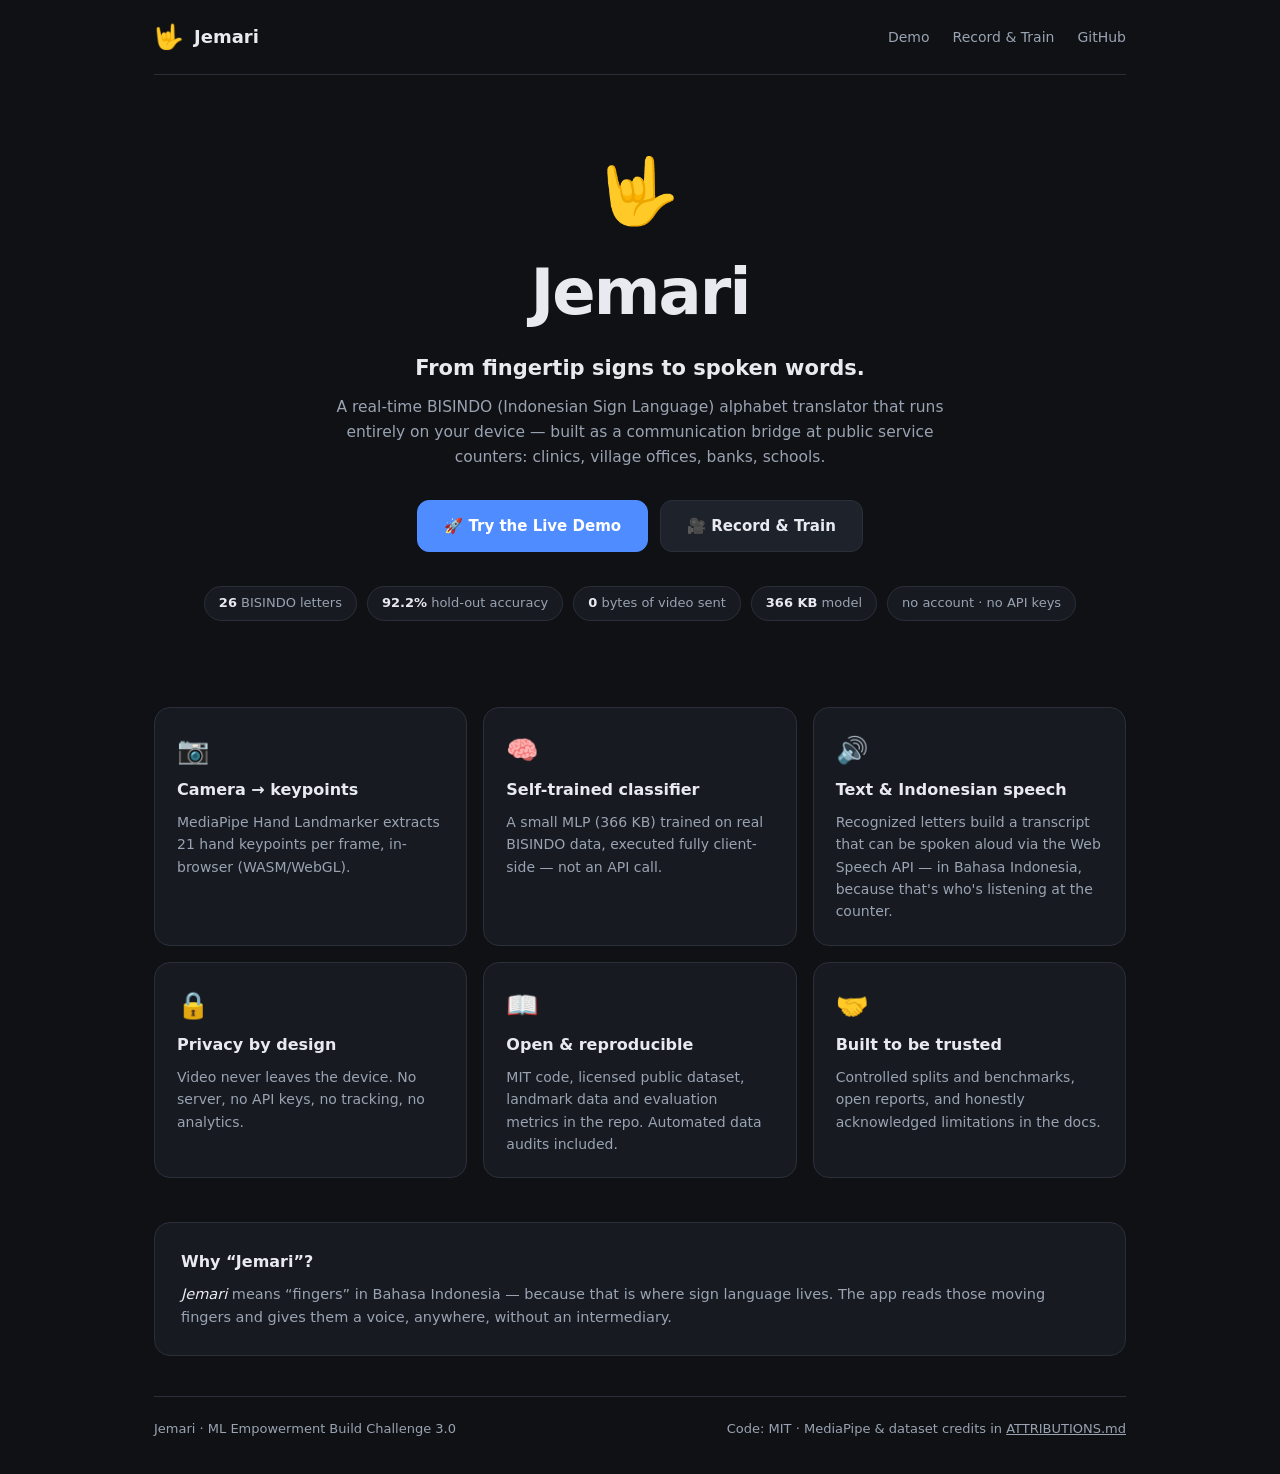
<file: index.html>
<!doctype html>
<html lang="en">
  <head>
    <meta charset="utf-8" />
    <meta name="viewport" content="width=device-width, initial-scale=1" />
    <title>Jemari — From fingertip signs to spoken words</title>
    <meta
      name="description"
      content="Jemari translates BISINDO (Indonesian Sign Language) alphabet signs into text and speech in real time — entirely on your device. No server, no account, no data sent."
    />
    <style>
      :root {
        --bg: #0f1115;
        --surface: #171a21;
        --surface-2: #1e222b;
        --border: #2a2f3a;
        --text: #e8eaf0;
        --text-dim: #9aa3b2;
        --accent: #4f8cff;
        --accent-soft: rgba(79, 140, 255, 0.14);
        --success: #3ddc97;
        --radius: 16px;
      }
      * { box-sizing: border-box; }
      body {
        margin: 0;
        background: var(--bg);
        color: var(--text);
        font-family: ui-sans-serif, system-ui, -apple-system, "Segoe UI", Roboto, "Noto Sans", sans-serif;
        line-height: 1.6;
      }
      .wrap { max-width: 1020px; margin: 0 auto; padding: 0 24px; }
      nav {
        display: flex; align-items: center; justify-content: space-between;
        padding: 18px 0; border-bottom: 1px solid var(--border);
      }
      .brand { display: flex; align-items: center; gap: 10px; font-weight: 700; font-size: 18px; }
      .brand span.mark { font-size: 24px; }
      nav a { color: var(--text-dim); text-decoration: none; font-size: 14px; margin-left: 18px; }
      nav a:hover { color: var(--text); }
      header.hero { text-align: center; padding: 84px 0 56px; }
      .logo { font-size: 64px; line-height: 1; }
      h1 { font-size: clamp(40px, 7vw, 64px); margin: 18px 0 8px; letter-spacing: -0.03em; }
      .tagline { font-size: clamp(17px, 2.6vw, 21px); color: var(--text); margin: 0 0 10px; font-weight: 550; }
      .sub { color: var(--text-dim); max-width: 660px; margin: 0 auto 30px; font-size: 15.5px; }
      .cta { display: flex; gap: 12px; justify-content: center; flex-wrap: wrap; }
      .btn {
        display: inline-block; padding: 13px 26px; border-radius: 12px; font-weight: 600;
        text-decoration: none; font-size: 15px; border: 1px solid var(--border);
        color: var(--text); background: var(--surface-2); transition: border-color .15s;
      }
      .btn:hover { border-color: var(--accent); }
      .btn.primary { background: var(--accent); border-color: var(--accent); color: #fff; }
      .btn.primary:hover { background: #3d7bf0; }
      .chips { display: flex; gap: 10px; justify-content: center; flex-wrap: wrap; margin-top: 34px; }
      .chip {
        font-size: 13px; color: var(--text-dim); background: var(--surface);
        border: 1px solid var(--border); border-radius: 999px; padding: 6px 14px;
      }
      .chip b { color: var(--text); font-variant-numeric: tabular-nums; }
      section.blocks { display: grid; grid-template-columns: repeat(auto-fit, minmax(260px, 1fr)); gap: 16px; padding: 30px 0 10px; }
      .card { background: var(--surface); border: 1px solid var(--border); border-radius: var(--radius); padding: 22px; }
      .card h2 { font-size: 16px; margin: 6px 0 8px; }
      .card p { margin: 0; color: var(--text-dim); font-size: 14px; }
      .card .ico { font-size: 26px; }
      section.name { background: var(--surface); border: 1px solid var(--border); border-radius: var(--radius); padding: 26px; margin: 34px 0; }
      section.name h2 { font-size: 16px; margin: 0 0 8px; }
      section.name p { margin: 0; color: var(--text-dim); font-size: 14.5px; }
      section.name em { color: var(--text); }
      footer {
        border-top: 1px solid var(--border); margin-top: 40px; padding: 22px 0 34px;
        color: var(--text-dim); font-size: 13px; display: flex; justify-content: space-between; gap: 12px; flex-wrap: wrap;
      }
      footer a { color: var(--text-dim); }
      @media (max-width: 640px) { header.hero { padding: 56px 0 40px; } }
    </style>
  </head>
  <body>
    <div class="wrap">
      <nav>
        <div class="brand"><span class="mark">🤟</span> Jemari</div>
        <div>
          <a href="web/index.html">Demo</a>
          <a href="web/capture.html">Record &amp; Train</a>
          <a href="https://github.com/Alvnvnc/bisindo-translator" target="_blank" rel="noopener">GitHub</a>
        </div>
      </nav>

      <header class="hero">
        <div class="logo">🤟</div>
        <h1>Jemari</h1>
        <p class="tagline">From fingertip signs to spoken words.</p>
        <p class="sub">
          A real-time BISINDO (Indonesian Sign Language) alphabet translator that runs
          entirely on your device — built as a communication bridge at public service
          counters: clinics, village offices, banks, schools.
        </p>
        <div class="cta">
          <a class="btn primary" href="web/index.html">🚀 Try the Live Demo</a>
          <a class="btn" href="web/capture.html">🎥 Record &amp; Train</a>
        </div>
        <div class="chips">
          <span class="chip"><b>26</b> BISINDO letters</span>
          <span class="chip"><b>92.2%</b> hold-out accuracy</span>
          <span class="chip"><b>0</b> bytes of video sent</span>
          <span class="chip"><b>366 KB</b> model</span>
          <span class="chip">no account · no API keys</span>
        </div>
      </header>

      <section class="blocks">
        <div class="card">
          <div class="ico">📷</div>
          <h2>Camera → keypoints</h2>
          <p>MediaPipe Hand Landmarker extracts 21 hand keypoints per frame, in-browser (WASM/WebGL).</p>
        </div>
        <div class="card">
          <div class="ico">🧠</div>
          <h2>Self-trained classifier</h2>
          <p>A small MLP (366 KB) trained on real BISINDO data, executed fully client-side — not an API call.</p>
        </div>
        <div class="card">
          <div class="ico">🔊</div>
          <h2>Text &amp; Indonesian speech</h2>
          <p>Recognized letters build a transcript that can be spoken aloud via the Web Speech API — in Bahasa Indonesia, because that's who's listening at the counter.</p>
        </div>
        <div class="card">
          <div class="ico">🔒</div>
          <h2>Privacy by design</h2>
          <p>Video never leaves the device. No server, no API keys, no tracking, no analytics.</p>
        </div>
        <div class="card">
          <div class="ico">📖</div>
          <h2>Open &amp; reproducible</h2>
          <p>MIT code, licensed public dataset, landmark data and evaluation metrics in the repo. Automated data audits included.</p>
        </div>
        <div class="card">
          <div class="ico">🤝</div>
          <h2>Built to be trusted</h2>
          <p>Controlled splits and benchmarks, open reports, and honestly acknowledged limitations in the docs.</p>
        </div>
      </section>

      <section class="name">
        <h2>Why “Jemari”?</h2>
        <p>
          <em>Jemari</em> means “fingers” in Bahasa Indonesia — because that is where
          sign language lives. The app reads those moving fingers and gives them a
          voice, anywhere, without an intermediary.
        </p>
      </section>

      <footer>
        <span>Jemari · ML Empowerment Build Challenge 3.0</span>
        <span>Code: MIT · MediaPipe &amp; dataset credits in <a href="ATTRIBUTIONS.md">ATTRIBUTIONS.md</a></span>
      </footer>
    </div>
  </body>
</html>
</file>
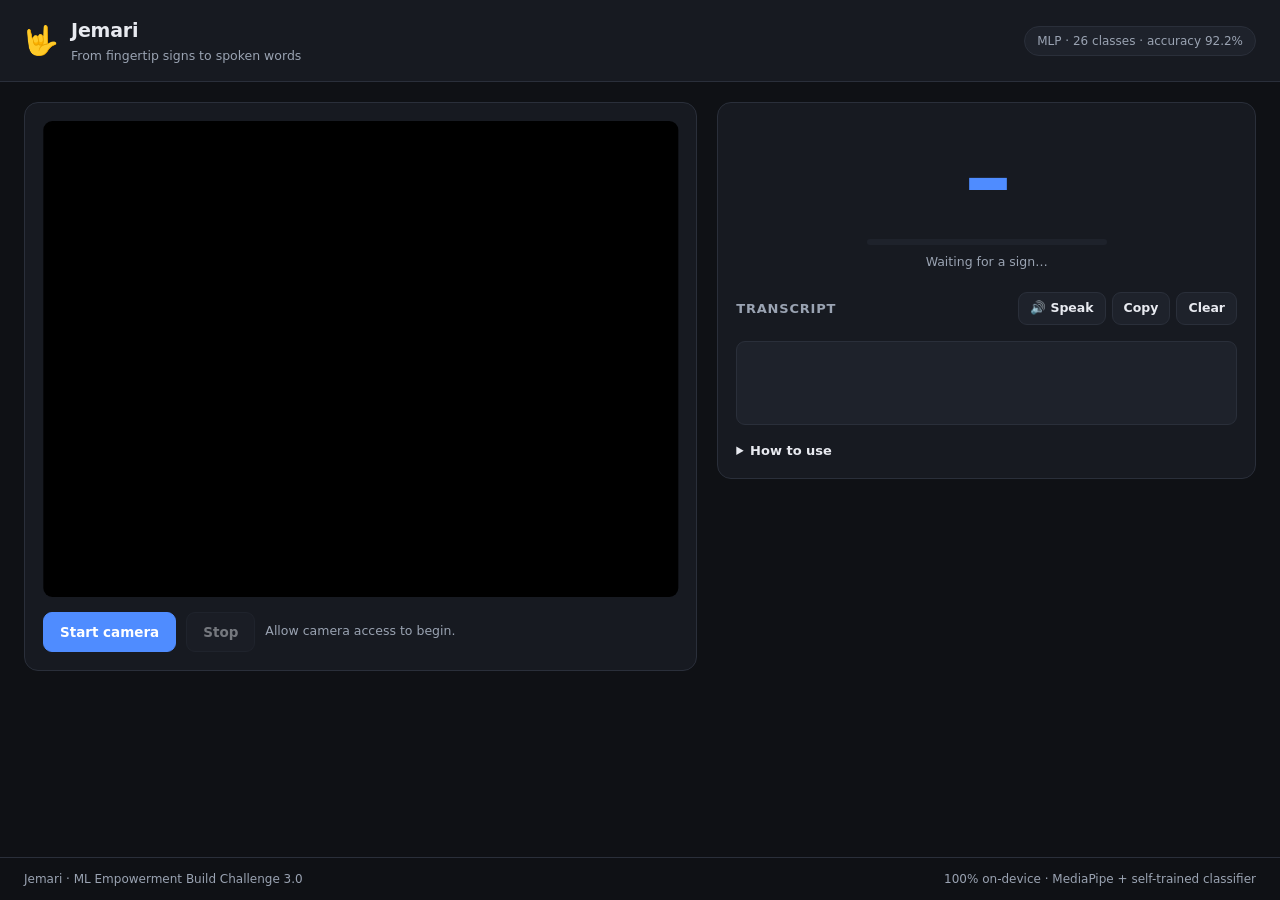
<file: web/index.html>
<!doctype html>
<html lang="en">
  <head>
    <meta charset="utf-8" />
    <meta name="viewport" content="width=device-width, initial-scale=1" />
    <title>Jemari — Sign Language Translator</title>
    <meta
      name="description"
      content="Translate BISINDO (Indonesian Sign Language) hand signs into text and speech in real time, entirely on your device."
    />
    <link rel="stylesheet" href="style.css" />
  </head>
  <body>
    <header class="topbar">
      <div class="brand">
        <span class="brand-mark" aria-hidden="true">🤟</span>
        <div>
          <h1>Jemari</h1>
          <p class="brand-sub">From fingertip signs to spoken words</p>
        </div>
      </div>
      <div class="model-badge" id="modelBadge">Loading model…</div>
    </header>

    <main class="layout">
      <!-- Left column: camera -->
      <section class="card stage" aria-label="Camera preview">
        <div class="mirror" id="mirror">
          <video id="video" playsinline muted></video>
          <canvas id="overlay"></canvas>
        </div>

        <div class="stage-controls">
          <button id="startBtn" class="btn btn-primary">Start camera</button>
          <button id="stopBtn" class="btn" disabled>Stop</button>
          <span class="hint" id="stageHint">Allow camera access to begin.</span>
        </div>
      </section>

      <!-- Right column: results -->
      <section class="card result" aria-label="Translation results">
        <div class="letter-box">
          <div class="letter" id="letter" aria-live="polite">–</div>
          <div class="meter">
            <div class="meter-fill" id="meterFill"></div>
          </div>
          <div class="letter-meta" id="letterMeta">Waiting for a sign…</div>
        </div>

        <div class="transcript-head">
          <h2>Transcript</h2>
          <div class="transcript-actions">
            <button id="speakBtn" class="btn btn-small">🔊 Speak</button>
            <button id="copyBtn" class="btn btn-small">Copy</button>
            <button id="clearBtn" class="btn btn-small">Clear</button>
          </div>
        </div>
        <p class="transcript" id="transcript" aria-live="polite"></p>

        <details class="tips">
          <summary>How to use</summary>
          <ul>
            <li>Center your hand in the frame, about 40 cm from the camera.</li>
            <li>Hold each sign for about a second until the letter appears.</li>
            <li>Even lighting helps recognition.</li>
            <li>Everything runs on your device — video is never sent to a server.</li>
            <li>Speech output is Bahasa Indonesia, matching the counter staff who listen.</li>
          </ul>
        </details>
      </section>
    </main>

    <footer class="footer">
      <span>Jemari · ML Empowerment Build Challenge 3.0</span>
      <span>100% on-device · MediaPipe + self-trained classifier</span>
    </footer>

    <script type="module" src="app.js"></script>
  </body>
</html>
</file>
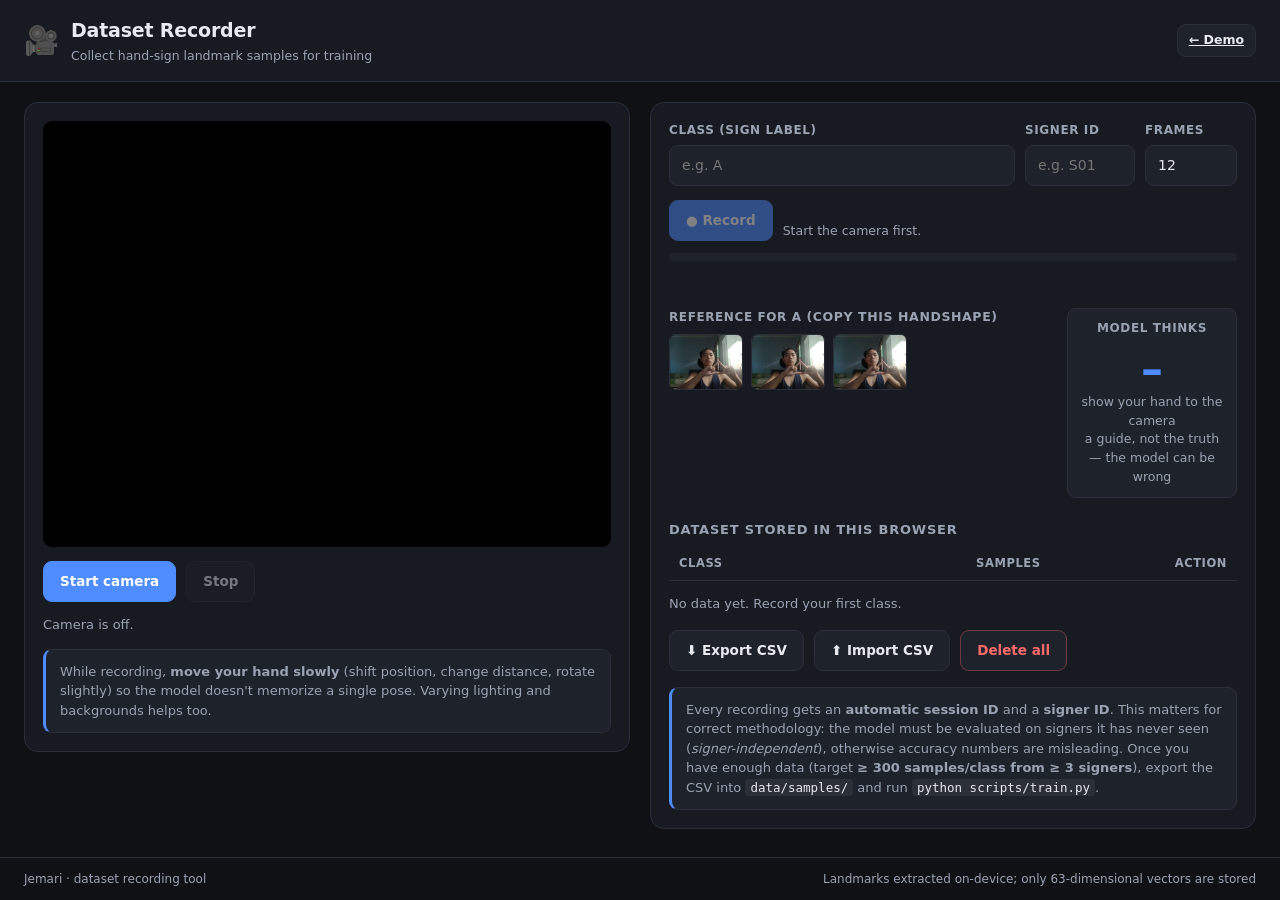
<file: web/capture.html>
<!doctype html>
<html lang="en">
  <head>
    <meta charset="utf-8" />
    <meta name="viewport" content="width=device-width, initial-scale=1" />
    <title>Jemari — Dataset Recorder</title>
    <link rel="stylesheet" href="style.css" />
  </head>
  <body>
    <header class="topbar">
      <div class="brand">
        <span class="brand-mark" aria-hidden="true">🎥</span>
        <div>
          <h1>Dataset Recorder</h1>
          <p class="brand-sub">Collect hand-sign landmark samples for training</p>
        </div>
      </div>
      <a class="btn btn-small" href="index.html">← Demo</a>
    </header>

    <main class="layout capture-grid">
      <!-- Left: camera + record -->
      <section class="card">
        <div class="mirror" id="mirror">
          <video id="video" playsinline muted></video>
          <canvas id="overlay"></canvas>
        </div>

        <div class="row" style="margin-top: 14px">
          <button id="startBtn" class="btn btn-primary">Start camera</button>
          <button id="stopBtn" class="btn" disabled>Stop</button>
        </div>
        <p class="status" id="camStatus">Camera is off.</p>

        <div class="notice" style="margin-top: 14px">
          While recording, <strong>move your hand slowly</strong> (shift position,
          change distance, rotate slightly) so the model doesn't memorize a single
          pose. Varying lighting and backgrounds helps too.
        </div>
      </section>

      <!-- Right: recording + class table -->
      <section class="card">
        <div class="row">
          <div class="field" style="flex: 1">
            <label for="classInput">Class (sign label)</label>
            <input
              id="classInput"
              type="text"
              list="classList"
              placeholder="e.g. A"
              autocomplete="off"
              maxlength="24"
            />
            <datalist id="classList"></datalist>
          </div>
          <div class="field">
            <label for="signerInput">Signer ID</label>
            <input id="signerInput" type="text" placeholder="e.g. S01" maxlength="16" style="width: 110px" />
          </div>
          <div class="field">
            <label for="frameCount">Frames</label>
            <input id="frameCount" type="number" value="12" min="3" max="60" style="width: 92px" />
          </div>
        </div>

        <div class="row" style="margin-top: 14px">
          <button id="recordBtn" class="btn btn-primary" disabled>● Record</button>
          <span class="hint" id="recordHint">Start the camera first.</span>
        </div>
        <div class="progress"><div class="progress-fill" id="progressFill"></div></div>
        <p class="status" id="recordStatus"></p>

        <div class="ref-pred-row">
          <div class="ref-box">
            <div class="ref-label">Reference for <strong id="refClass">–</strong>
              <span class="hint">(copy this handshape)</span></div>
            <div class="ref-images" id="refImages"></div>
          </div>
          <div class="pred-box">
            <div class="ref-label">Model thinks</div>
            <div class="pred-letter" id="predLetter">–</div>
            <div class="letter-meta" id="predMeta">show your hand to the camera</div>
            <div class="hint">a guide, not the truth — the model can be wrong</div>
          </div>
        </div>

        <h2 style="font-size: 13px; text-transform: uppercase; letter-spacing: 0.06em;
                   color: var(--text-dim); margin: 22px 0 8px">
          Dataset stored in this browser
        </h2>
        <table class="classes">
          <thead>
            <tr><th>Class</th><th style="text-align: right">Samples</th><th style="text-align: right">Action</th></tr>
          </thead>
          <tbody id="classRows"></tbody>
        </table>
        <p class="status" id="totalStatus"></p>

        <div class="row" style="margin-top: 16px">
          <button id="exportBtn" class="btn">⬇ Export CSV</button>
          <label class="btn" style="cursor: pointer">
            ⬆ Import CSV
            <input id="importInput" type="file" accept=".csv" hidden />
          </label>
          <button id="clearBtn" class="btn btn-danger">Delete all</button>
        </div>

        <div class="notice" style="margin-top: 16px">
          Every recording gets an <strong>automatic session ID</strong> and a
          <strong>signer ID</strong>. This matters for correct methodology: the model
          must be evaluated on signers it has never seen (<em>signer-independent</em>),
          otherwise accuracy numbers are misleading. Once you have enough data
          (target <strong>≥ 300 samples/class from ≥ 3 signers</strong>), export the
          CSV into <code>data/samples/</code> and run
          <code>python scripts/train.py</code>.
        </div>
      </section>
    </main>

    <footer class="footer">
      <span>Jemari · dataset recording tool</span>
      <span>Landmarks extracted on-device; only 63-dimensional vectors are stored</span>
    </footer>

    <script type="module" src="capture.js"></script>
  </body>
</html>
</file>
<file: web/style.css>
:root {
  --bg: #0f1115;
  --surface: #171a21;
  --surface-2: #1e222b;
  --border: #2a2f3a;
  --text: #e8eaf0;
  --text-dim: #9aa3b2;
  --accent: #4f8cff;
  --accent-soft: rgba(79, 140, 255, 0.15);
  --danger: #ff6b6b;
  --success: #3ddc97;
  --radius: 14px;
  --radius-sm: 9px;
  --font: ui-sans-serif, system-ui, -apple-system, "Segoe UI", Roboto, "Helvetica Neue", Arial,
    "Noto Sans", sans-serif;
}

* {
  box-sizing: border-box;
}

body {
  margin: 0;
  min-height: 100vh;
  background: var(--bg);
  color: var(--text);
  font-family: var(--font);
  font-size: 15px;
  line-height: 1.5;
  display: flex;
  flex-direction: column;
}

/* ------------------------------- topbar -------------------------------- */

.topbar {
  display: flex;
  align-items: center;
  justify-content: space-between;
  gap: 16px;
  padding: 16px 24px;
  border-bottom: 1px solid var(--border);
  background: var(--surface);
}

.brand {
  display: flex;
  align-items: center;
  gap: 12px;
}

.brand-mark {
  font-size: 28px;
  line-height: 1;
}

.brand h1 {
  margin: 0;
  font-size: 19px;
  font-weight: 650;
  letter-spacing: -0.01em;
}

.brand-sub {
  margin: 2px 0 0;
  font-size: 12.5px;
  color: var(--text-dim);
}

.model-badge {
  font-size: 12px;
  color: var(--text-dim);
  background: var(--surface-2);
  border: 1px solid var(--border);
  border-radius: 999px;
  padding: 5px 12px;
  white-space: nowrap;
}

.model-badge.badge-error {
  color: var(--danger);
  border-color: rgba(255, 107, 107, 0.4);
  background: rgba(255, 107, 107, 0.08);
}

/* ------------------------------- layout -------------------------------- */

.layout {
  flex: 1;
  display: grid;
  grid-template-columns: minmax(0, 1.25fr) minmax(0, 1fr);
  gap: 20px;
  padding: 20px 24px;
  align-items: start;
}

@media (max-width: 900px) {
  .layout {
    grid-template-columns: 1fr;
  }
}

.card {
  background: var(--surface);
  border: 1px solid var(--border);
  border-radius: var(--radius);
  padding: 18px;
}

/* -------------------------------- stage -------------------------------- */

.mirror {
  position: relative;
  border-radius: var(--radius-sm);
  overflow: hidden;
  background: #000;
  aspect-ratio: 4 / 3;
  transform: scaleX(-1); /* tampilan selfie yang natural */
}

.mirror video,
.mirror canvas {
  position: absolute;
  inset: 0;
  width: 100%;
  height: 100%;
  object-fit: cover;
}

.stage-controls {
  display: flex;
  align-items: center;
  gap: 10px;
  margin-top: 14px;
  flex-wrap: wrap;
}

.hint {
  font-size: 12.5px;
  color: var(--text-dim);
}

/* ------------------------------- tombol -------------------------------- */

.btn {
  font: inherit;
  font-size: 13.5px;
  font-weight: 550;
  color: var(--text);
  background: var(--surface-2);
  border: 1px solid var(--border);
  border-radius: var(--radius-sm);
  padding: 9px 16px;
  cursor: pointer;
  transition: background 0.15s ease, border-color 0.15s ease, opacity 0.15s ease;
}

.btn:hover:not(:disabled) {
  border-color: var(--accent);
}

.btn:disabled {
  opacity: 0.45;
  cursor: not-allowed;
}

.btn-primary {
  background: var(--accent);
  border-color: var(--accent);
  color: #fff;
}

.btn-primary:hover:not(:disabled) {
  background: #3d7bf0;
}

.btn-small {
  padding: 6px 11px;
  font-size: 12.5px;
}

.btn-danger {
  color: var(--danger);
  border-color: rgba(255, 107, 107, 0.35);
}

/* ------------------------------- hasil --------------------------------- */

.result {
  display: flex;
  flex-direction: column;
  gap: 16px;
}

.letter-box {
  text-align: center;
  padding: 8px 0 4px;
}

.letter {
  font-size: 96px;
  font-weight: 700;
  line-height: 1;
  letter-spacing: -0.03em;
  color: var(--accent);
  font-variant-numeric: tabular-nums;
}

.meter {
  height: 6px;
  background: var(--surface-2);
  border-radius: 999px;
  overflow: hidden;
  margin: 14px auto 8px;
  max-width: 240px;
}

.meter-fill {
  height: 100%;
  width: 0%;
  background: var(--accent);
  border-radius: 999px;
  transition: width 0.12s linear;
}

.letter-meta {
  font-size: 12.5px;
  color: var(--text-dim);
}

.transcript-head {
  display: flex;
  align-items: center;
  justify-content: space-between;
  gap: 10px;
}

.transcript-head h2 {
  margin: 0;
  font-size: 13px;
  font-weight: 600;
  text-transform: uppercase;
  letter-spacing: 0.06em;
  color: var(--text-dim);
}

.transcript-actions {
  display: flex;
  gap: 6px;
}

.transcript {
  min-height: 84px;
  margin: 0;
  padding: 14px;
  background: var(--surface-2);
  border: 1px solid var(--border);
  border-radius: var(--radius-sm);
  font-size: 20px;
  line-height: 1.6;
  letter-spacing: 0.04em;
  overflow-y: auto;
  max-height: 180px;
}

.tips {
  font-size: 13px;
  color: var(--text-dim);
}

.tips summary {
  cursor: pointer;
  color: var(--text);
  font-weight: 550;
}

.tips ul {
  margin: 10px 0 0;
  padding-left: 18px;
}

/* ------------------------------ capture -------------------------------- */

.capture-grid {
  display: grid;
  grid-template-columns: minmax(0, 1fr) minmax(0, 1fr);
  gap: 20px;
}

@media (max-width: 900px) {
  .capture-grid {
    grid-template-columns: 1fr;
  }
}

.field {
  display: flex;
  flex-direction: column;
  gap: 6px;
}

.field label {
  font-size: 12px;
  font-weight: 600;
  text-transform: uppercase;
  letter-spacing: 0.05em;
  color: var(--text-dim);
}

input[type="text"],
input[type="number"],
select {
  font: inherit;
  font-size: 14px;
  color: var(--text);
  background: var(--surface-2);
  border: 1px solid var(--border);
  border-radius: var(--radius-sm);
  padding: 9px 12px;
}

input:focus,
select:focus,
button:focus-visible {
  outline: 2px solid var(--accent);
  outline-offset: 1px;
}

.row {
  display: flex;
  gap: 10px;
  align-items: flex-end;
  flex-wrap: wrap;
}

table.classes {
  width: 100%;
  border-collapse: collapse;
  font-size: 13.5px;
}

table.classes th,
table.classes td {
  text-align: left;
  padding: 8px 10px;
  border-bottom: 1px solid var(--border);
}

table.classes th {
  font-size: 11.5px;
  text-transform: uppercase;
  letter-spacing: 0.05em;
  color: var(--text-dim);
}

table.classes td.num {
  font-variant-numeric: tabular-nums;
  text-align: right;
}

.pill {
  display: inline-block;
  padding: 2px 9px;
  border-radius: 999px;
  font-size: 12px;
  background: var(--accent-soft);
  color: var(--accent);
}

.pill-warn {
  background: rgba(255, 193, 7, 0.14);
  color: #ffc107;
}

.ref-pred-row {
  display: flex;
  gap: 16px;
  margin-top: 14px;
  align-items: stretch;
  flex-wrap: wrap;
}

.ref-box {
  flex: 1 1 240px;
  min-width: 0;
}

.pred-box {
  flex: 0 0 170px;
  text-align: center;
  background: var(--surface-2);
  border: 1px solid var(--border);
  border-radius: var(--radius-sm);
  padding: 10px;
}

.ref-label {
  font-size: 12px;
  font-weight: 600;
  text-transform: uppercase;
  letter-spacing: 0.05em;
  color: var(--text-dim);
  margin-bottom: 8px;
}

.ref-images {
  display: flex;
  gap: 8px;
  flex-wrap: wrap;
}

.ref-images img {
  width: 74px;
  height: 56px;
  object-fit: cover;
  border-radius: 6px;
  border: 1px solid var(--border);
  background: #000;
}

.ref-empty {
  font-size: 12.5px;
  color: var(--text-dim);
}

.pred-letter {
  font-size: 44px;
  font-weight: 700;
  line-height: 1.1;
  color: var(--accent);
}

.progress {
  height: 8px;
  background: var(--surface-2);
  border-radius: 999px;
  overflow: hidden;
  margin-top: 12px;
}

.progress-fill {
  height: 100%;
  width: 0%;
  background: var(--success);
  transition: width 0.1s linear;
}

.status {
  font-size: 13px;
  color: var(--text-dim);
  min-height: 20px;
}

.status.ok {
  color: var(--success);
}

.status.err {
  color: var(--danger);
}

.notice {
  background: var(--surface-2);
  border: 1px solid var(--border);
  border-left: 3px solid var(--accent);
  border-radius: var(--radius-sm);
  padding: 12px 14px;
  font-size: 13px;
  color: var(--text-dim);
}

.notice code {
  color: var(--text);
  background: rgba(255, 255, 255, 0.06);
  padding: 1px 5px;
  border-radius: 4px;
  font-size: 12.5px;
}

/* ------------------------------- footer -------------------------------- */

.footer {
  display: flex;
  justify-content: space-between;
  gap: 12px;
  padding: 12px 24px;
  border-top: 1px solid var(--border);
  font-size: 12px;
  color: var(--text-dim);
  flex-wrap: wrap;
}
</file>
